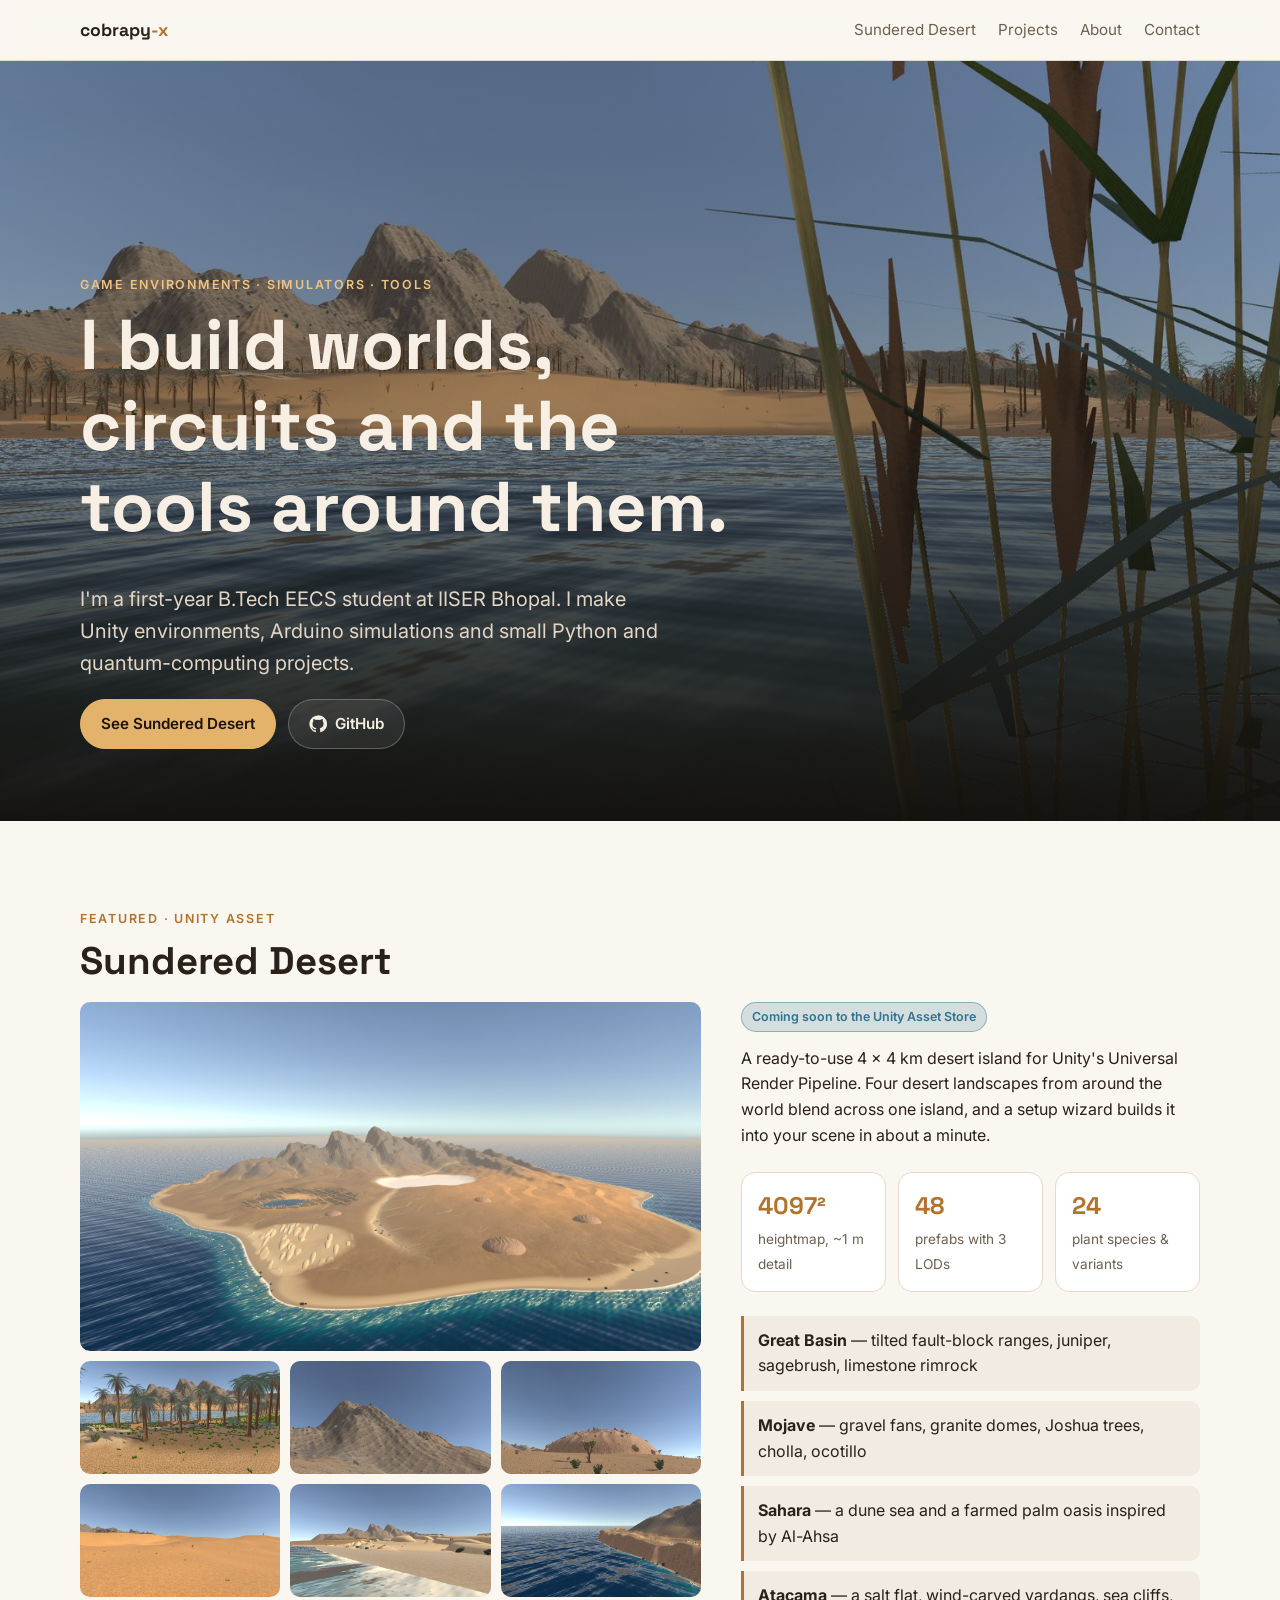
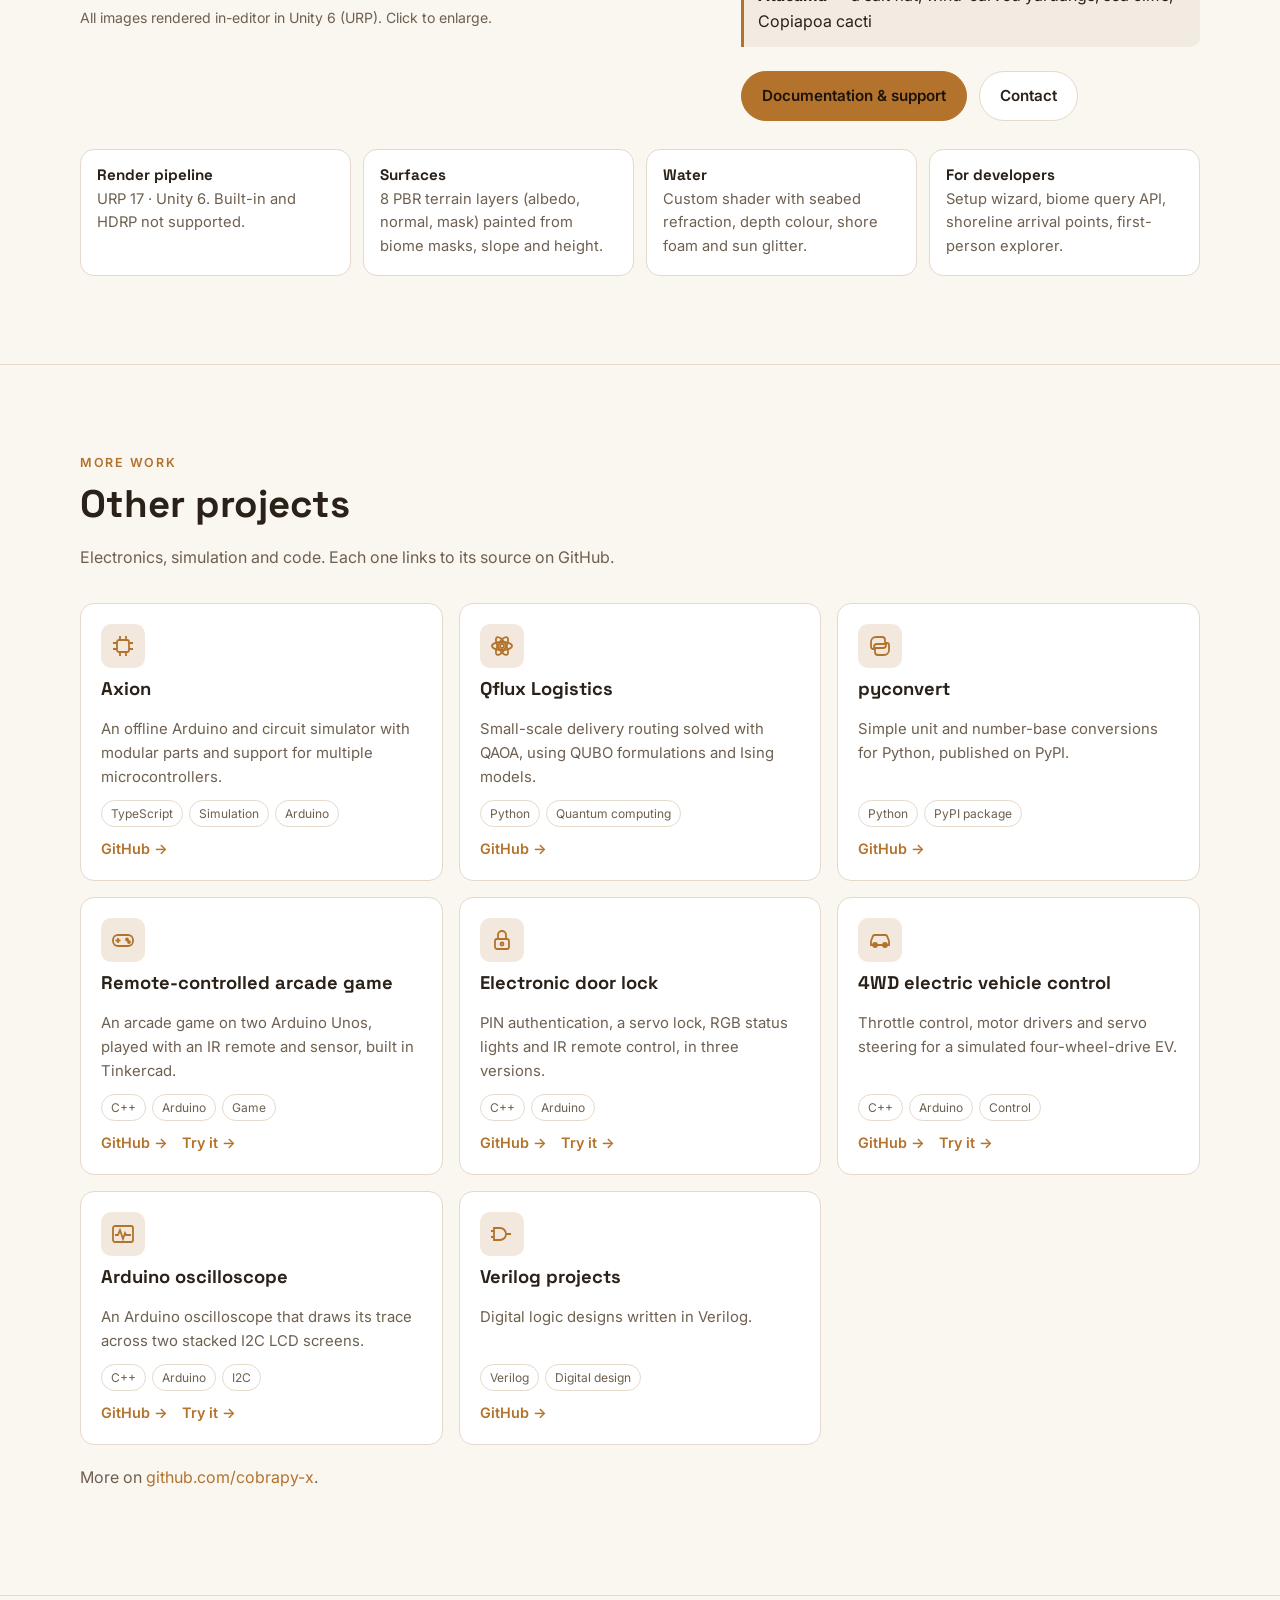
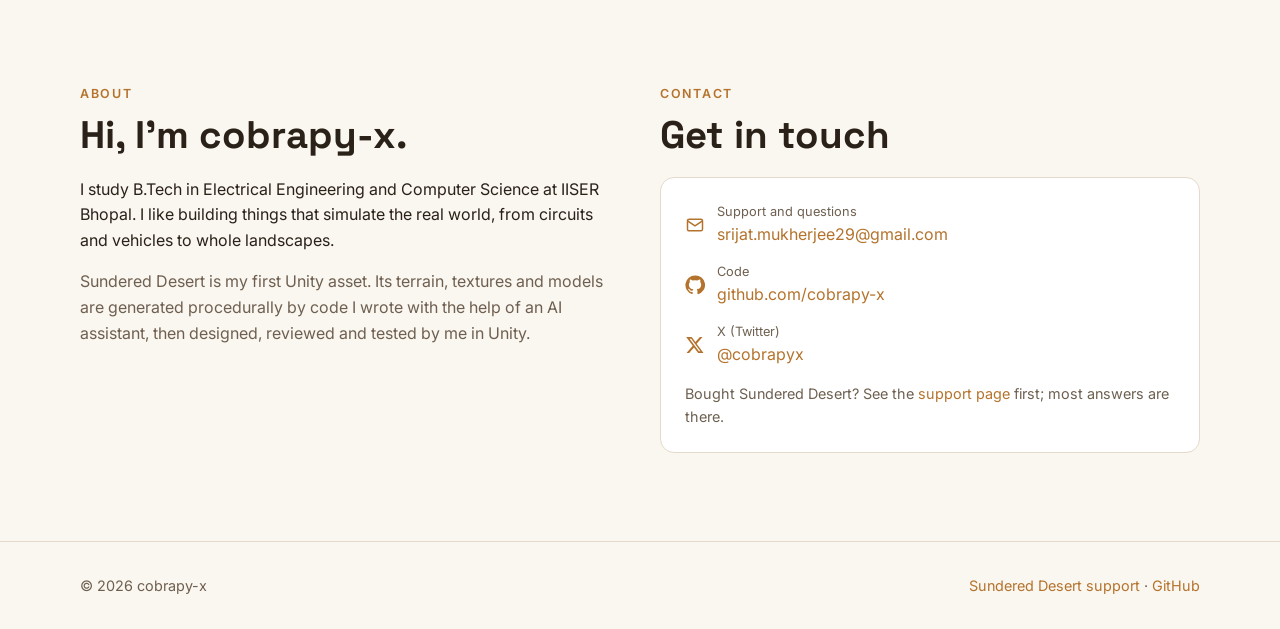
<file: index.html>
<!doctype html>
<html lang="en">
<head>
  <meta charset="utf-8">
  <meta name="viewport" content="width=device-width, initial-scale=1">
  <title>cobrapy-x — game environments, simulators and tools</title>
  <meta name="description" content="Projects by cobrapy-x: Sundered Desert, a 4 km desert island environment for Unity URP, plus Arduino simulators, Python packages and quantum-computing experiments.">
  <meta property="og:title" content="cobrapy-x — Sundered Desert and other projects">
  <meta property="og:description" content="A 4 × 4 km desert island biome for Unity URP, and more projects in electronics, Python and quantum computing.">
  <meta property="og:image" content="images/desert-oasis-pond.jpg">
  <link rel="icon" href="data:image/svg+xml,%3Csvg xmlns='http://www.w3.org/2000/svg' viewBox='0 0 32 32'%3E%3Crect width='32' height='32' rx='8' fill='%23e3b26b'/%3E%3Cpath d='M4 24c5-6 9-6 12-3s7 3 12-3v10H4z' fill='%231c130a'/%3E%3C/svg%3E">
  <link rel="preconnect" href="https://fonts.googleapis.com">
  <link rel="preconnect" href="https://fonts.gstatic.com" crossorigin>
  <link href="https://fonts.googleapis.com/css2?family=Inter:wght@400;500;600&family=Space+Grotesk:wght@500;700&display=swap" rel="stylesheet">
  <link rel="stylesheet" href="style.css">
</head>
<body>

<nav class="nav">
  <div class="wrap">
    <a class="brand" href="#top">cobrapy<span>-x</span></a>
    <ul>
      <li><a href="#desert"><span class="hide-sm">Sundered </span>Desert</a></li>
      <li><a href="#projects">Projects</a></li>
      <li class="hide-sm"><a href="#about">About</a></li>
      <li><a href="#contact">Contact</a></li>
    </ul>
  </div>
</nav>

<header class="hero" id="top">
  <img class="bg" src="images/desert-oasis-pond.jpg" alt="A palm oasis pond with limestone ranges behind, rendered in Unity">
  <div class="wrap">
    <p class="eyebrow">Game environments · Simulators · Tools</p>
    <h1>I build worlds, circuits and the tools around them.</h1>
    <p class="lead">I'm a first-year B.Tech EECS student at IISER Bhopal. I make Unity environments, Arduino simulations and small Python and quantum-computing projects.</p>
    <div class="actions">
      <a class="btn primary" href="#desert">See Sundered Desert</a>
      <a class="btn" href="https://github.com/cobrapy-x" rel="noopener">
        <svg viewBox="0 0 24 24" fill="currentColor" aria-hidden="true"><path d="M12 .5a11.5 11.5 0 0 0-3.64 22.41c.58.1.79-.25.79-.56v-2c-3.2.7-3.88-1.37-3.88-1.37-.53-1.33-1.28-1.69-1.28-1.69-1.05-.71.08-.7.08-.7 1.16.08 1.77 1.19 1.77 1.19 1.03 1.77 2.7 1.26 3.36.96.1-.75.4-1.26.73-1.55-2.55-.29-5.24-1.28-5.24-5.68 0-1.26.45-2.28 1.19-3.09-.12-.29-.52-1.46.11-3.04 0 0 .97-.31 3.17 1.18a11 11 0 0 1 5.77 0c2.2-1.49 3.17-1.18 3.17-1.18.63 1.58.23 2.75.11 3.04.74.81 1.19 1.83 1.19 3.09 0 4.41-2.7 5.38-5.26 5.67.41.36.78 1.06.78 2.14v3.17c0 .31.21.67.8.56A11.5 11.5 0 0 0 12 .5Z"/></svg>
        GitHub
      </a>
    </div>
  </div>
</header>

<main>
<section id="desert">
  <div class="wrap">
    <p class="eyebrow">Featured · Unity asset</p>
    <h2>Sundered Desert</h2>
    <div class="feature-grid">
      <div>
        <div class="gallery" id="gallery">
          <button class="big" data-full="images/desert-overview.jpg" data-cap="The whole 4 × 4 km island from the south-west"><img src="images/desert-overview.jpg" alt="Aerial view of the desert island" loading="lazy"></button>
          <button data-full="images/desert-oasis-grove.jpg" data-cap="Al-Ahsa-inspired palm oasis with walled plots"><img src="images/desert-oasis-grove-thumb.jpg" alt="Date palm grove around the oasis pond" loading="lazy"></button>
          <button data-full="images/desert-mojave.jpg" data-cap="Mojave plains: Joshua trees, yucca, creosote and bunchgrass"><img src="images/desert-mojave-thumb.jpg" alt="Mojave-style plains with Joshua trees" loading="lazy"></button>
          <button data-full="images/desert-inselberg.jpg" data-cap="A granite inselberg with boulder aprons"><img src="images/desert-inselberg-thumb.jpg" alt="Granite dome with scattered boulders" loading="lazy"></button>
          <button data-full="images/desert-dunes.jpg" data-cap="The Saharan erg: transverse and star dunes"><img src="images/desert-dunes-thumb.jpg" alt="Sand dunes" loading="lazy"></button>
          <button data-full="images/desert-yardangs.jpg" data-cap="Atacama-style yardangs carved by the wind"><img src="images/desert-yardangs-thumb.jpg" alt="Wind-carved ridges near the coast" loading="lazy"></button>
          <button data-full="images/desert-coast.jpg" data-cap="Coastal escarpment on the north-west shore"><img src="images/desert-coast-thumb.jpg" alt="Sea cliffs over clear water" loading="lazy"></button>
        </div>
        <p class="muted" style="margin-top:10px;font-size:.88rem">All images rendered in-editor in Unity 6 (URP). Click to enlarge.</p>
      </div>
      <div>
        <span class="badge">Coming soon to the Unity Asset Store</span>
        <p>A ready-to-use 4 × 4 km desert island for Unity's Universal Render Pipeline. Four desert landscapes from around the world blend across one island, and a setup wizard builds it into your scene in about a minute.</p>
        <div class="stats">
          <div class="stat"><b>4097²</b><span>heightmap, ~1 m detail</span></div>
          <div class="stat"><b>48</b><span>prefabs with 3 LODs</span></div>
          <div class="stat"><b>24</b><span>plant species &amp; variants</span></div>
        </div>
        <ul class="biomes">
          <li><b>Great Basin</b> — tilted fault-block ranges, juniper, sagebrush, limestone rimrock</li>
          <li><b>Mojave</b> — gravel fans, granite domes, Joshua trees, cholla, ocotillo</li>
          <li><b>Sahara</b> — a dune sea and a farmed palm oasis inspired by Al-Ahsa</li>
          <li><b>Atacama</b> — a salt flat, wind-carved yardangs, sea cliffs, Copiapoa cacti</li>
        </ul>
        <div class="actions">
          <a class="btn primary" href="support.html">Documentation &amp; support</a>
          <a class="btn" href="#contact">Contact</a>
        </div>
      </div>
    </div>
    <div class="specs">
      <div class="spec"><h3>Render pipeline</h3><p>URP 17 · Unity 6. Built-in and HDRP not supported.</p></div>
      <div class="spec"><h3>Surfaces</h3><p>8 PBR terrain layers (albedo, normal, mask) painted from biome masks, slope and height.</p></div>
      <div class="spec"><h3>Water</h3><p>Custom shader with seabed refraction, depth colour, shore foam and sun glitter.</p></div>
      <div class="spec"><h3>For developers</h3><p>Setup wizard, biome query API, shoreline arrival points, first-person explorer.</p></div>
    </div>
  </div>
</section>

<section id="projects">
  <div class="wrap">
    <p class="eyebrow">More work</p>
    <h2>Other projects</h2>
    <p class="muted">Electronics, simulation and code. Each one links to its source on GitHub.</p>
    <div class="projects">

      <article class="project">
        <div class="icon"><svg viewBox="0 0 24 24" fill="none" stroke="currentColor" stroke-width="1.8" aria-hidden="true"><rect x="6" y="6" width="12" height="12" rx="2"/><path d="M9 2v4M15 2v4M9 18v4M15 18v4M2 9h4M2 15h4M18 9h4M18 15h4"/></svg></div>
        <h3>Axion</h3>
        <p>An offline Arduino and circuit simulator with modular parts and support for multiple microcontrollers.</p>
        <div class="tags"><span class="tag">TypeScript</span><span class="tag">Simulation</span><span class="tag">Arduino</span></div>
        <div class="links"><a href="https://github.com/cobrapy-x/Axion" rel="noopener">GitHub →</a></div>
      </article>

      <article class="project">
        <div class="icon"><svg viewBox="0 0 24 24" fill="none" stroke="currentColor" stroke-width="1.8" aria-hidden="true"><circle cx="12" cy="12" r="2"/><ellipse cx="12" cy="12" rx="10" ry="4"/><ellipse cx="12" cy="12" rx="10" ry="4" transform="rotate(60 12 12)"/><ellipse cx="12" cy="12" rx="10" ry="4" transform="rotate(120 12 12)"/></svg></div>
        <h3>Qflux Logistics</h3>
        <p>Small-scale delivery routing solved with QAOA, using QUBO formulations and Ising models.</p>
        <div class="tags"><span class="tag">Python</span><span class="tag">Quantum computing</span></div>
        <div class="links"><a href="https://github.com/cobrapy-x/Qflux-logistics" rel="noopener">GitHub →</a></div>
      </article>

      <article class="project">
        <div class="icon"><svg viewBox="0 0 24 24" fill="none" stroke="currentColor" stroke-width="1.8" aria-hidden="true"><path d="M8 3h6a3 3 0 0 1 3 3v4H9a3 3 0 0 0-3 3v2H5a2 2 0 0 1-2-2V8a5 5 0 0 1 5-5Z"/><path d="M16 21h-6a3 3 0 0 1-3-3v-4h8a3 3 0 0 0 3-3V9h1a2 2 0 0 1 2 2v5a5 5 0 0 1-5 5Z"/></svg></div>
        <h3>pyconvert</h3>
        <p>Simple unit and number-base conversions for Python, published on PyPI.</p>
        <div class="tags"><span class="tag">Python</span><span class="tag">PyPI package</span></div>
        <div class="links"><a href="https://github.com/cobrapy-x/pyconvert-package" rel="noopener">GitHub →</a></div>
      </article>

      <article class="project">
        <div class="icon"><svg viewBox="0 0 24 24" fill="none" stroke="currentColor" stroke-width="1.8" aria-hidden="true"><rect x="2" y="7" width="20" height="11" rx="5"/><path d="M7 10v5M4.5 12.5h5"/><circle cx="16" cy="11.5" r="1" fill="currentColor"/><circle cx="18" cy="14" r="1" fill="currentColor"/></svg></div>
        <h3>Remote-controlled arcade game</h3>
        <p>An arcade game on two Arduino Unos, played with an IR remote and sensor, built in Tinkercad.</p>
        <div class="tags"><span class="tag">C++</span><span class="tag">Arduino</span><span class="tag">Game</span></div>
        <div class="links"><a href="https://github.com/cobrapy-x/tinkercad-arcade-game" rel="noopener">GitHub →</a><a href="https://www.tinkercad.com/things/947zUC6zh8O-remote-controlled-arcade-game" rel="noopener">Try it →</a></div>
      </article>

      <article class="project">
        <div class="icon"><svg viewBox="0 0 24 24" fill="none" stroke="currentColor" stroke-width="1.8" aria-hidden="true"><rect x="5" y="11" width="14" height="10" rx="2"/><path d="M8 11V7a4 4 0 0 1 8 0v4"/><circle cx="12" cy="16" r="1.5"/></svg></div>
        <h3>Electronic door lock</h3>
        <p>PIN authentication, a servo lock, RGB status lights and IR remote control, in three versions.</p>
        <div class="tags"><span class="tag">C++</span><span class="tag">Arduino</span></div>
        <div class="links"><a href="https://github.com/cobrapy-x/tinkercad-Electronic-Door-with-RGB-light-Indicator" rel="noopener">GitHub →</a><a href="https://www.tinkercad.com/things/i7V48scyurK-electronic-door-with-rgb-light-indicator-version3" rel="noopener">Try it →</a></div>
      </article>

      <article class="project">
        <div class="icon"><svg viewBox="0 0 24 24" fill="none" stroke="currentColor" stroke-width="1.8" aria-hidden="true"><path d="M3 13l2-5a2 2 0 0 1 2-1h10a2 2 0 0 1 2 1l2 5v4H3z"/><circle cx="7" cy="17" r="2"/><circle cx="17" cy="17" r="2"/></svg></div>
        <h3>4WD electric vehicle control</h3>
        <p>Throttle control, motor drivers and servo steering for a simulated four-wheel-drive EV.</p>
        <div class="tags"><span class="tag">C++</span><span class="tag">Arduino</span><span class="tag">Control</span></div>
        <div class="links"><a href="https://github.com/cobrapy-x/4WD-Electric-Vehicle-Control-System" rel="noopener">GitHub →</a><a href="https://www.tinkercad.com/things/dRuR4My0qkG-4wd-electric-vehicle" rel="noopener">Try it →</a></div>
      </article>

      <article class="project">
        <div class="icon"><svg viewBox="0 0 24 24" fill="none" stroke="currentColor" stroke-width="1.8" aria-hidden="true"><rect x="2" y="4" width="20" height="16" rx="2"/><path d="M4 13h3l2-5 3 9 2-6 1 2h5"/></svg></div>
        <h3>Arduino oscilloscope</h3>
        <p>An Arduino oscilloscope that draws its trace across two stacked I2C LCD screens.</p>
        <div class="tags"><span class="tag">C++</span><span class="tag">Arduino</span><span class="tag">I2C</span></div>
        <div class="links"><a href="https://github.com/cobrapy-x/tinkercad-oscilloscope" rel="noopener">GitHub →</a><a href="https://www.tinkercad.com/things/0sWoSBl6wLo-oscilloscope" rel="noopener">Try it →</a></div>
      </article>

      <article class="project">
        <div class="icon"><svg viewBox="0 0 24 24" fill="none" stroke="currentColor" stroke-width="1.8" aria-hidden="true"><path d="M4 6h6a6 6 0 0 1 0 12H4z"/><path d="M16 12h5M1 9h3M1 15h3"/></svg></div>
        <h3>Verilog projects</h3>
        <p>Digital logic designs written in Verilog.</p>
        <div class="tags"><span class="tag">Verilog</span><span class="tag">Digital design</span></div>
        <div class="links"><a href="https://github.com/cobrapy-x/Verilog" rel="noopener">GitHub →</a></div>
      </article>

    </div>
    <p class="muted" style="margin-top:20px">More on <a href="https://github.com/cobrapy-x" rel="noopener">github.com/cobrapy-x</a>.</p>
  </div>
</section>

<section id="about">
  <div class="wrap two">
    <div>
      <p class="eyebrow">About</p>
      <h2>Hi, I'm cobrapy-x.</h2>
      <p>I study B.Tech in Electrical Engineering and Computer Science at IISER Bhopal. I like building things that simulate the real world, from circuits and vehicles to whole landscapes.</p>
      <p class="muted">Sundered Desert is my first Unity asset. Its terrain, textures and models are generated procedurally by code I wrote with the help of an AI assistant, then designed, reviewed and tested by me in Unity.</p>
    </div>
    <div id="contact">
      <p class="eyebrow">Contact</p>
      <h2>Get in touch</h2>
      <div class="contact-card">
        <div class="contact-row">
          <svg viewBox="0 0 24 24" fill="none" stroke="currentColor" stroke-width="1.8" aria-hidden="true"><rect x="3" y="5" width="18" height="14" rx="2"/><path d="m3 7 9 6 9-6"/></svg>
          <div><span>Support and questions</span><a href="mailto:srijat.mukherjee29@gmail.com">srijat.mukherjee29@gmail.com</a></div>
        </div>
        <div class="contact-row">
          <svg viewBox="0 0 24 24" fill="currentColor" aria-hidden="true"><path d="M12 .5a11.5 11.5 0 0 0-3.64 22.41c.58.1.79-.25.79-.56v-2c-3.2.7-3.88-1.37-3.88-1.37-.53-1.33-1.28-1.69-1.28-1.69-1.05-.71.08-.7.08-.7 1.16.08 1.77 1.19 1.77 1.19 1.03 1.77 2.7 1.26 3.36.96.1-.75.4-1.26.73-1.55-2.55-.29-5.24-1.28-5.24-5.68 0-1.26.45-2.28 1.19-3.09-.12-.29-.52-1.46.11-3.04 0 0 .97-.31 3.17 1.18a11 11 0 0 1 5.77 0c2.2-1.49 3.17-1.18 3.17-1.18.63 1.58.23 2.75.11 3.04.74.81 1.19 1.83 1.19 3.09 0 4.41-2.7 5.38-5.26 5.67.41.36.78 1.06.78 2.14v3.17c0 .31.21.67.8.56A11.5 11.5 0 0 0 12 .5Z"/></svg>
          <div><span>Code</span><a href="https://github.com/cobrapy-x" rel="noopener">github.com/cobrapy-x</a></div>
        </div>
        <div class="contact-row">
          <svg viewBox="0 0 24 24" fill="currentColor" aria-hidden="true"><path d="M17.8 2.5h3.2l-7 8 8.2 11h-6.4l-5-6.6-5.8 6.6H1.8l7.5-8.6L1.4 2.5H8l4.5 6 5.3-6Zm-1.1 17h1.8L7.4 4.4H5.5Z"/></svg>
          <div><span>X (Twitter)</span><a href="https://x.com/cobrapyx" rel="noopener">@cobrapyx</a></div>
        </div>
        <p class="muted" style="margin:0;font-size:.9rem">Bought Sundered Desert? See the <a href="support.html">support page</a> first; most answers are there.</p>
      </div>
    </div>
  </div>
</section>
</main>

<footer>
  <div class="wrap">
    <span>© 2026 cobrapy-x</span>
    <span><a href="support.html">Sundered Desert support</a> · <a href="https://github.com/cobrapy-x" rel="noopener">GitHub</a></span>
  </div>
</footer>

<div class="lightbox" id="lightbox" role="dialog" aria-modal="true" aria-label="Image viewer">
  <button type="button" aria-label="Close" id="lb-close">×</button>
  <figure style="margin:0"><img id="lb-img" alt=""><p id="lb-cap"></p></figure>
</div>

<script>
  // Simple lightbox for the gallery
  const lb = document.getElementById('lightbox'), lbImg = document.getElementById('lb-img'), lbCap = document.getElementById('lb-cap');
  document.querySelectorAll('#gallery button').forEach(b => b.addEventListener('click', () => {
    lbImg.src = b.dataset.full; lbImg.alt = b.querySelector('img').alt; lbCap.textContent = b.dataset.cap; lb.classList.add('open');
  }));
  const close = () => lb.classList.remove('open');
  document.getElementById('lb-close').addEventListener('click', close);
  lb.addEventListener('click', e => { if (e.target === lb) close(); });
  document.addEventListener('keydown', e => { if (e.key === 'Escape') close(); });
</script>
</body>
</html>
</file>
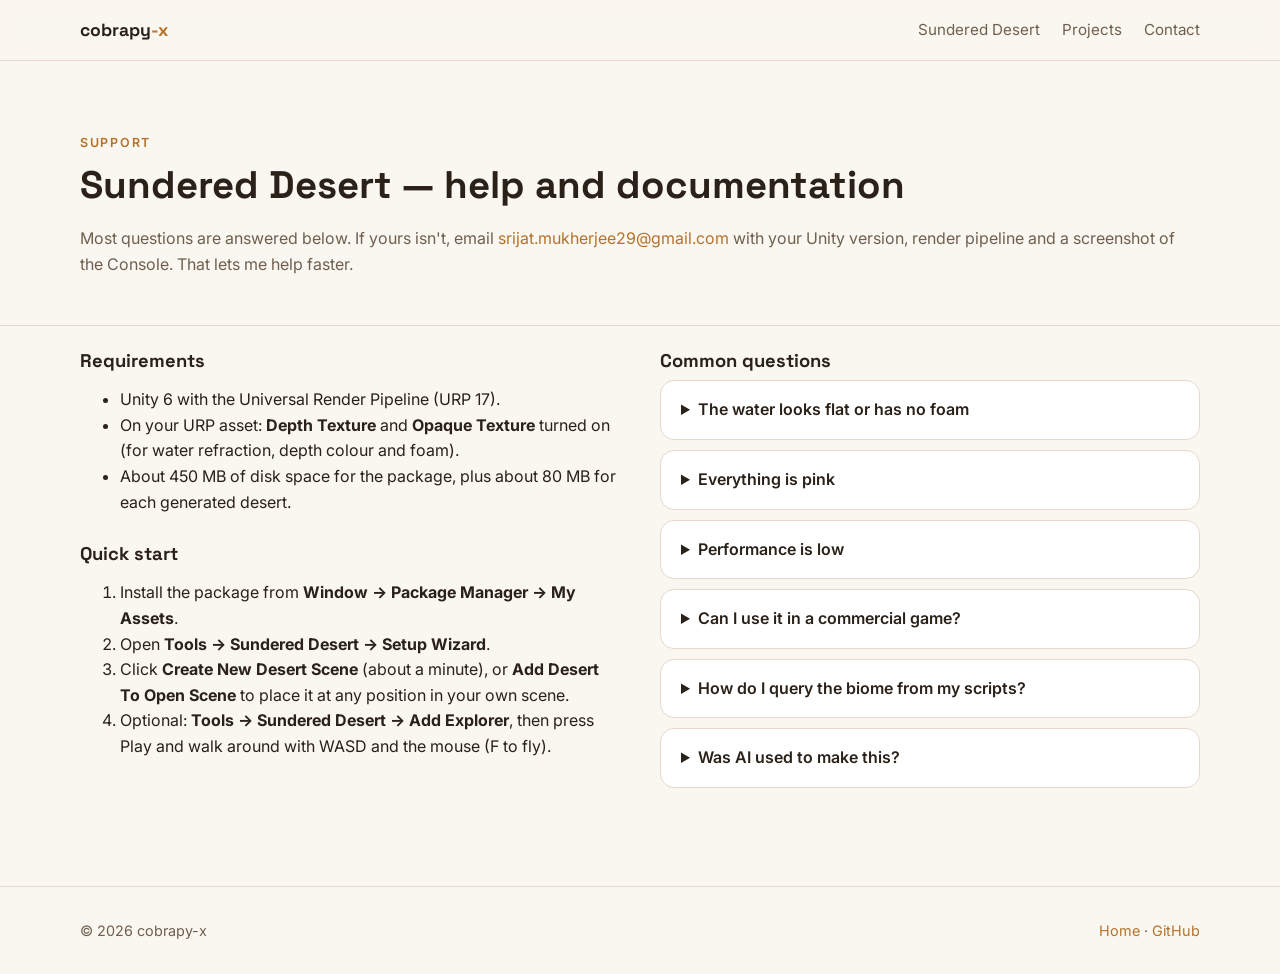
<file: support.html>
<!doctype html>
<html lang="en">
<head>
  <meta charset="utf-8">
  <meta name="viewport" content="width=device-width, initial-scale=1">
  <title>Sundered Desert — support and documentation</title>
  <meta name="description" content="Setup, requirements and troubleshooting for the Sundered Desert Unity asset.">
  <link rel="icon" href="data:image/svg+xml,%3Csvg xmlns='http://www.w3.org/2000/svg' viewBox='0 0 32 32'%3E%3Crect width='32' height='32' rx='8' fill='%23e3b26b'/%3E%3Cpath d='M4 24c5-6 9-6 12-3s7 3 12-3v10H4z' fill='%231c130a'/%3E%3C/svg%3E">
  <link rel="preconnect" href="https://fonts.googleapis.com">
  <link rel="preconnect" href="https://fonts.gstatic.com" crossorigin>
  <link href="https://fonts.googleapis.com/css2?family=Inter:wght@400;500;600&family=Space+Grotesk:wght@500;700&display=swap" rel="stylesheet">
  <link rel="stylesheet" href="style.css">
</head>
<body>
<nav class="nav">
  <div class="wrap">
    <a class="brand" href="index.html">cobrapy<span>-x</span></a>
    <ul>
      <li><a href="index.html#desert"><span class="hide-sm">Sundered </span>Desert</a></li>
      <li><a href="index.html#projects">Projects</a></li>
      <li><a href="index.html#contact">Contact</a></li>
    </ul>
  </div>
</nav>

<main>
<section class="page-head">
  <div class="wrap">
    <p class="eyebrow">Support</p>
    <h2>Sundered Desert — help and documentation</h2>
    <p class="muted">Most questions are answered below. If yours isn't, email <a href="mailto:srijat.mukherjee29@gmail.com">srijat.mukherjee29@gmail.com</a> with your Unity version, render pipeline and a screenshot of the Console. That lets me help faster.</p>
  </div>
</section>

<section style="padding-top:24px">
  <div class="wrap two">
    <div>
      <h3>Requirements</h3>
      <ul>
        <li>Unity 6 with the Universal Render Pipeline (URP 17).</li>
        <li>On your URP asset: <b>Depth Texture</b> and <b>Opaque Texture</b> turned on (for water refraction, depth colour and foam).</li>
        <li>About 450 MB of disk space for the package, plus about 80 MB for each generated desert.</li>
      </ul>
      <h3 style="margin-top:28px">Quick start</h3>
      <ol>
        <li>Install the package from <b>Window → Package Manager → My Assets</b>.</li>
        <li>Open <b>Tools → Sundered Desert → Setup Wizard</b>.</li>
        <li>Click <b>Create New Desert Scene</b> (about a minute), or <b>Add Desert To Open Scene</b> to place it at any position in your own scene.</li>
        <li>Optional: <b>Tools → Sundered Desert → Add Explorer</b>, then press Play and walk around with WASD and the mouse (F to fly).</li>
      </ol>
    </div>
    <div class="faq">
      <h3>Common questions</h3>
      <details><summary>The water looks flat or has no foam</summary><p>Turn on <b>Depth Texture</b> and <b>Opaque Texture</b> on the URP asset your quality level uses (Project Settings → Graphics / Quality). The wizard's environment check shows which one is missing.</p></details>
      <details><summary>Everything is pink</summary><p>Your project is not using URP. Sundered Desert supports URP only; built-in and HDRP projects are not supported.</p></details>
      <details><summary>Performance is low</summary><p>Lower <b>Vegetation density</b> and <b>Rock density</b> in the wizard, or reduce the terrain's <b>Tree Distance</b> and <b>Detail Distance</b>. Every prop has three LODs, so distant plants are already simplified.</p></details>
      <details><summary>Can I use it in a commercial game?</summary><p>Yes. It is sold under the standard Unity Asset Store EULA, which allows use in commercial projects.</p></details>
      <details><summary>How do I query the biome from my scripts?</summary><p>Use <code>DesertRegion.Find(position)</code>, then <code>GetBiome(position)</code> or <code>GetBiomeWeights(position)</code>. See <code>README.md</code> in the package for examples.</p></details>
      <details><summary>Was AI used to make this?</summary><p>Yes, and it is disclosed on the store page. The terrain, textures and models are generated procedurally by code written with the help of an AI assistant. I designed the biomes and oasis, reviewed the results in Unity and tested the package. No image-generation or text-to-3D models were used.</p></details>
    </div>
  </div>
</section>
</main>

<footer>
  <div class="wrap">
    <span>© 2026 cobrapy-x</span>
    <span><a href="index.html">Home</a> · <a href="https://github.com/cobrapy-x" rel="noopener">GitHub</a></span>
  </div>
</footer>
</body>
</html>
</file>
<file: style.css>
/* cobrapy-x — personal site. Plain CSS, no build step. */
:root {
  --bg: #120f0c;
  --bg-2: #1b1612;
  --card: #211b16;
  --line: #3a3027;
  --text: #f3ebe0;
  --muted: #b9ab98;
  --sand: #e3b26b;
  --sand-2: #c98a45;
  --sky: #7fb4c9;
  --radius: 14px;
  --max: 1120px;
  --shadow: 0 10px 30px rgba(0, 0, 0, .35);
  color-scheme: dark;
}
@media (prefers-color-scheme: light) {
  :root {
    --bg: #faf6f0; --bg-2: #f2ebe1; --card: #ffffff; --line: #e4d9ca;
    --text: #2a2119; --muted: #6e6050; --sand: #b4732c; --sand-2: #8f5418; --sky: #2f7591;
    --shadow: 0 10px 30px rgba(70, 45, 15, .10);
    color-scheme: light;
  }
}

* { box-sizing: border-box; }
html { scroll-behavior: smooth; }
body {
  margin: 0; background: var(--bg); color: var(--text);
  font: 16px/1.6 "Inter", system-ui, -apple-system, "Segoe UI", sans-serif;
  -webkit-font-smoothing: antialiased;
}
img { max-width: 100%; display: block; }
a { color: var(--sand); text-decoration: none; }
a:hover { text-decoration: underline; }
h1, h2, h3 { font-family: "Space Grotesk", "Inter", sans-serif; line-height: 1.15; margin: 0 0 .5em; }
h2 { font-size: clamp(1.7rem, 3.5vw, 2.4rem); }
h3 { font-size: 1.15rem; }
p { margin: 0 0 1em; }
.wrap { width: min(var(--max), 100% - 32px); margin-inline: auto; }
.muted { color: var(--muted); }
.eyebrow { text-transform: uppercase; letter-spacing: .14em; font-size: .78rem; color: var(--sand); font-weight: 600; margin-bottom: .6rem; }
section { padding: 88px 0; }
section + section { border-top: 1px solid var(--line); }

/* nav */
.nav { position: sticky; top: 0; z-index: 20; backdrop-filter: blur(10px); background: color-mix(in srgb, var(--bg) 82%, transparent); border-bottom: 1px solid var(--line); }
.nav .wrap { display: flex; align-items: center; justify-content: space-between; height: 60px; gap: 16px; }
.brand { font-family: "Space Grotesk", sans-serif; font-weight: 700; color: var(--text); font-size: 1.1rem; white-space: nowrap; }
.brand span { color: var(--sand); }
.nav ul { list-style: none; display: flex; gap: 22px; margin: 0; padding: 0; }
.nav ul a { color: var(--muted); font-size: .95rem; white-space: nowrap; }
.nav ul a:hover { color: var(--text); text-decoration: none; }
@media (max-width: 640px) { .nav ul { gap: 14px; } .nav .hide-sm { display: none; } }

/* buttons */
.btn { display: inline-flex; align-items: center; gap: 8px; padding: 12px 20px; border-radius: 999px; font-weight: 600; font-size: .95rem; border: 1px solid var(--line); color: var(--text); background: var(--card); transition: transform .15s, border-color .15s; }
.btn:hover { text-decoration: none; transform: translateY(-1px); border-color: var(--sand); }
.btn.primary { background: var(--sand); color: #1c130a; border-color: var(--sand); }
.btn.primary:hover { background: var(--sand-2); border-color: var(--sand-2); color: #fff; }
.btn svg { width: 18px; height: 18px; }
.actions { display: flex; flex-wrap: wrap; gap: 12px; }

/* hero */
.hero { position: relative; min-height: min(88vh, 760px); display: grid; align-items: end; padding: 0; border: 0; overflow: hidden; }
.hero img.bg { position: absolute; inset: 0; width: 100%; height: 100%; object-fit: cover; }
.hero::after { content: ""; position: absolute; inset: 0; background: linear-gradient(180deg, rgba(10,8,6,.15) 0%, rgba(10,8,6,.35) 45%, rgba(18,15,12,.96) 100%); }
.hero .wrap { position: relative; z-index: 1; padding: 0 0 72px; }
.hero h1 { font-size: clamp(2.4rem, 6vw, 4.4rem); color: #f7efe4; max-width: 15ch; }
.hero p.lead { font-size: clamp(1.05rem, 2vw, 1.25rem); color: #e2d6c6; max-width: 46ch; }
.hero .eyebrow { color: #f0c27f; }
.hero .btn { background: rgba(255,255,255,.08); color: #f7efe4; border-color: rgba(255,255,255,.25); }
.hero .btn.primary { background: #e3b26b; color: #1c130a; border-color: #e3b26b; }

/* featured */
.feature-grid { display: grid; grid-template-columns: 1.15fr .85fr; gap: 40px; align-items: start; }
@media (max-width: 900px) { .feature-grid { grid-template-columns: 1fr; } }
.stats { display: grid; grid-template-columns: repeat(3, 1fr); gap: 12px; margin: 24px 0; }
.stat { background: var(--card); border: 1px solid var(--line); border-radius: var(--radius); padding: 14px 16px; }
.stat b { display: block; font-family: "Space Grotesk", sans-serif; font-size: 1.5rem; color: var(--sand); }
.stat span { font-size: .85rem; color: var(--muted); }
.biomes { list-style: none; padding: 0; margin: 0 0 24px; display: grid; gap: 10px; }
.biomes li { padding: 12px 14px; border-left: 3px solid var(--sand); background: var(--bg-2); border-radius: 0 10px 10px 0; }
.biomes b { color: var(--text); }
.badge { display: inline-block; font-size: .78rem; font-weight: 600; padding: 4px 10px; border-radius: 999px; background: color-mix(in srgb, var(--sky) 18%, transparent); color: var(--sky); border: 1px solid color-mix(in srgb, var(--sky) 45%, transparent); margin-bottom: 14px; }
.gallery { display: grid; grid-template-columns: repeat(3, 1fr); gap: 10px; }
.gallery button { padding: 0; border: 0; background: none; cursor: zoom-in; border-radius: 10px; overflow: hidden; aspect-ratio: 16/9; }
.gallery button.big { grid-column: span 3; }
.gallery img { width: 100%; height: 100%; object-fit: cover; transition: transform .3s; }
.gallery button:hover img { transform: scale(1.04); }
.gallery button:focus-visible { outline: 2px solid var(--sand); outline-offset: 2px; }
.specs { margin-top: 28px; display: grid; grid-template-columns: repeat(auto-fit, minmax(220px, 1fr)); gap: 12px; }
.spec { background: var(--card); border: 1px solid var(--line); border-radius: var(--radius); padding: 16px; font-size: .92rem; }
.spec h3 { font-size: .95rem; margin-bottom: .3em; }
.spec p { margin: 0; color: var(--muted); }

/* projects */
.projects { display: grid; grid-template-columns: repeat(auto-fill, minmax(280px, 1fr)); gap: 16px; margin-top: 32px; }
.project { background: var(--card); border: 1px solid var(--line); border-radius: var(--radius); padding: 20px; display: flex; flex-direction: column; gap: 10px; transition: border-color .15s, transform .15s; }
.project:hover { border-color: var(--sand); transform: translateY(-2px); }
.project .icon { width: 44px; height: 44px; border-radius: 10px; display: grid; place-items: center; background: color-mix(in srgb, var(--sand) 16%, transparent); color: var(--sand); }
.project .icon svg { width: 24px; height: 24px; }
.project p { color: var(--muted); font-size: .93rem; margin: 0; flex: 1; }
.tags { display: flex; flex-wrap: wrap; gap: 6px; }
.tag { font-size: .75rem; padding: 3px 9px; border-radius: 999px; border: 1px solid var(--line); color: var(--muted); }
.links { display: flex; gap: 14px; font-size: .9rem; font-weight: 600; }

/* about + contact */
.two { display: grid; grid-template-columns: 1fr 1fr; gap: 40px; }
@media (max-width: 800px) { .two { grid-template-columns: 1fr; } }
.contact-card { background: var(--card); border: 1px solid var(--line); border-radius: var(--radius); padding: 24px; display: grid; gap: 14px; }
.contact-row { display: flex; align-items: center; gap: 12px; }
.contact-row svg { width: 20px; height: 20px; color: var(--sand); flex: none; }
.contact-row div span { display: block; font-size: .8rem; color: var(--muted); }

/* faq (support page) */
.faq details { background: var(--card); border: 1px solid var(--line); border-radius: var(--radius); padding: 16px 20px; margin-bottom: 10px; }
.faq summary { cursor: pointer; font-weight: 600; }
.faq details[open] summary { margin-bottom: 8px; }
.faq code { background: var(--bg-2); padding: 1px 6px; border-radius: 6px; font-size: .9em; }
.page-head { padding: 72px 0 32px; border-top: 0; }

footer { border-top: 1px solid var(--line); padding: 32px 0; color: var(--muted); font-size: .9rem; }
footer .wrap { display: flex; justify-content: space-between; flex-wrap: wrap; gap: 12px; }

/* lightbox */
.lightbox { position: fixed; inset: 0; background: rgba(8, 6, 4, .92); display: none; place-items: center; z-index: 50; padding: 24px; }
.lightbox.open { display: grid; }
.lightbox img { max-height: 86vh; border-radius: 10px; box-shadow: var(--shadow); }
.lightbox p { color: #e2d6c6; text-align: center; margin-top: 12px; }
.lightbox button { position: absolute; top: 16px; right: 20px; background: none; border: 0; color: #fff; font-size: 2rem; cursor: pointer; }
</file>
